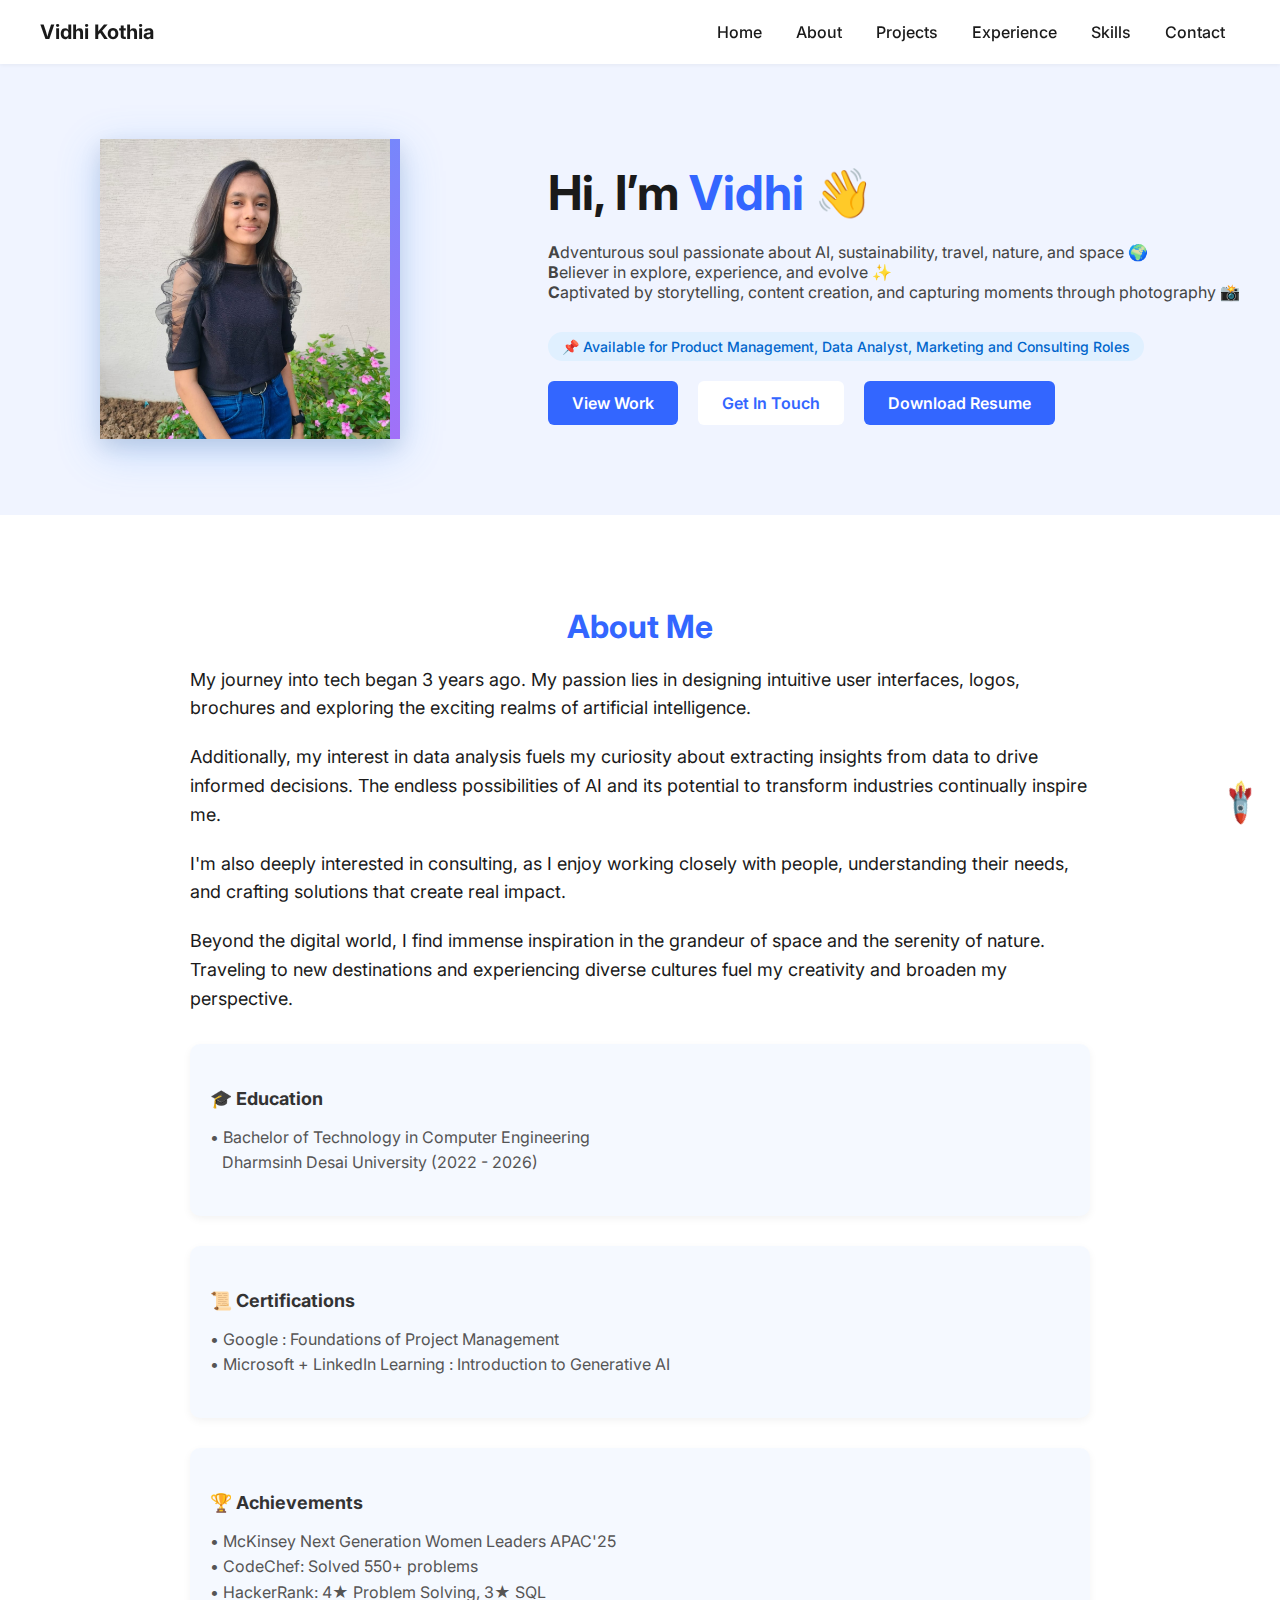
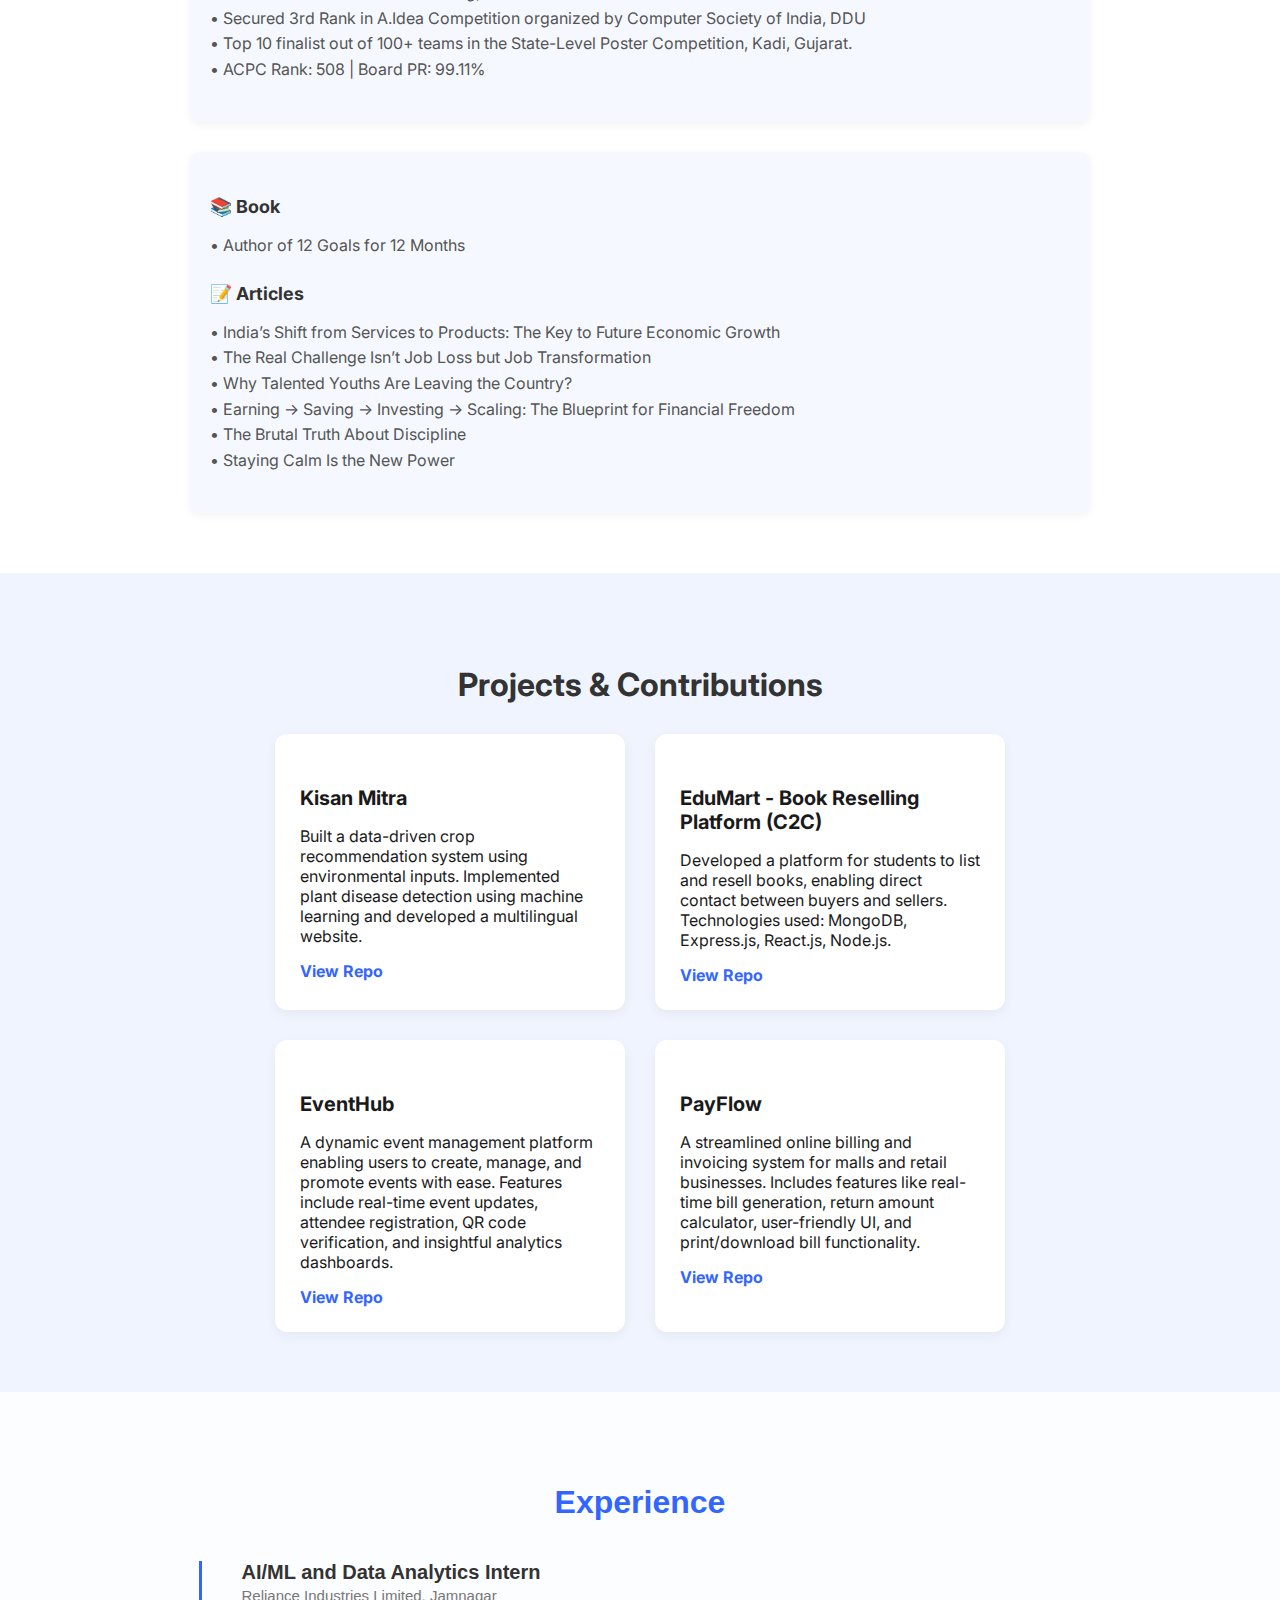
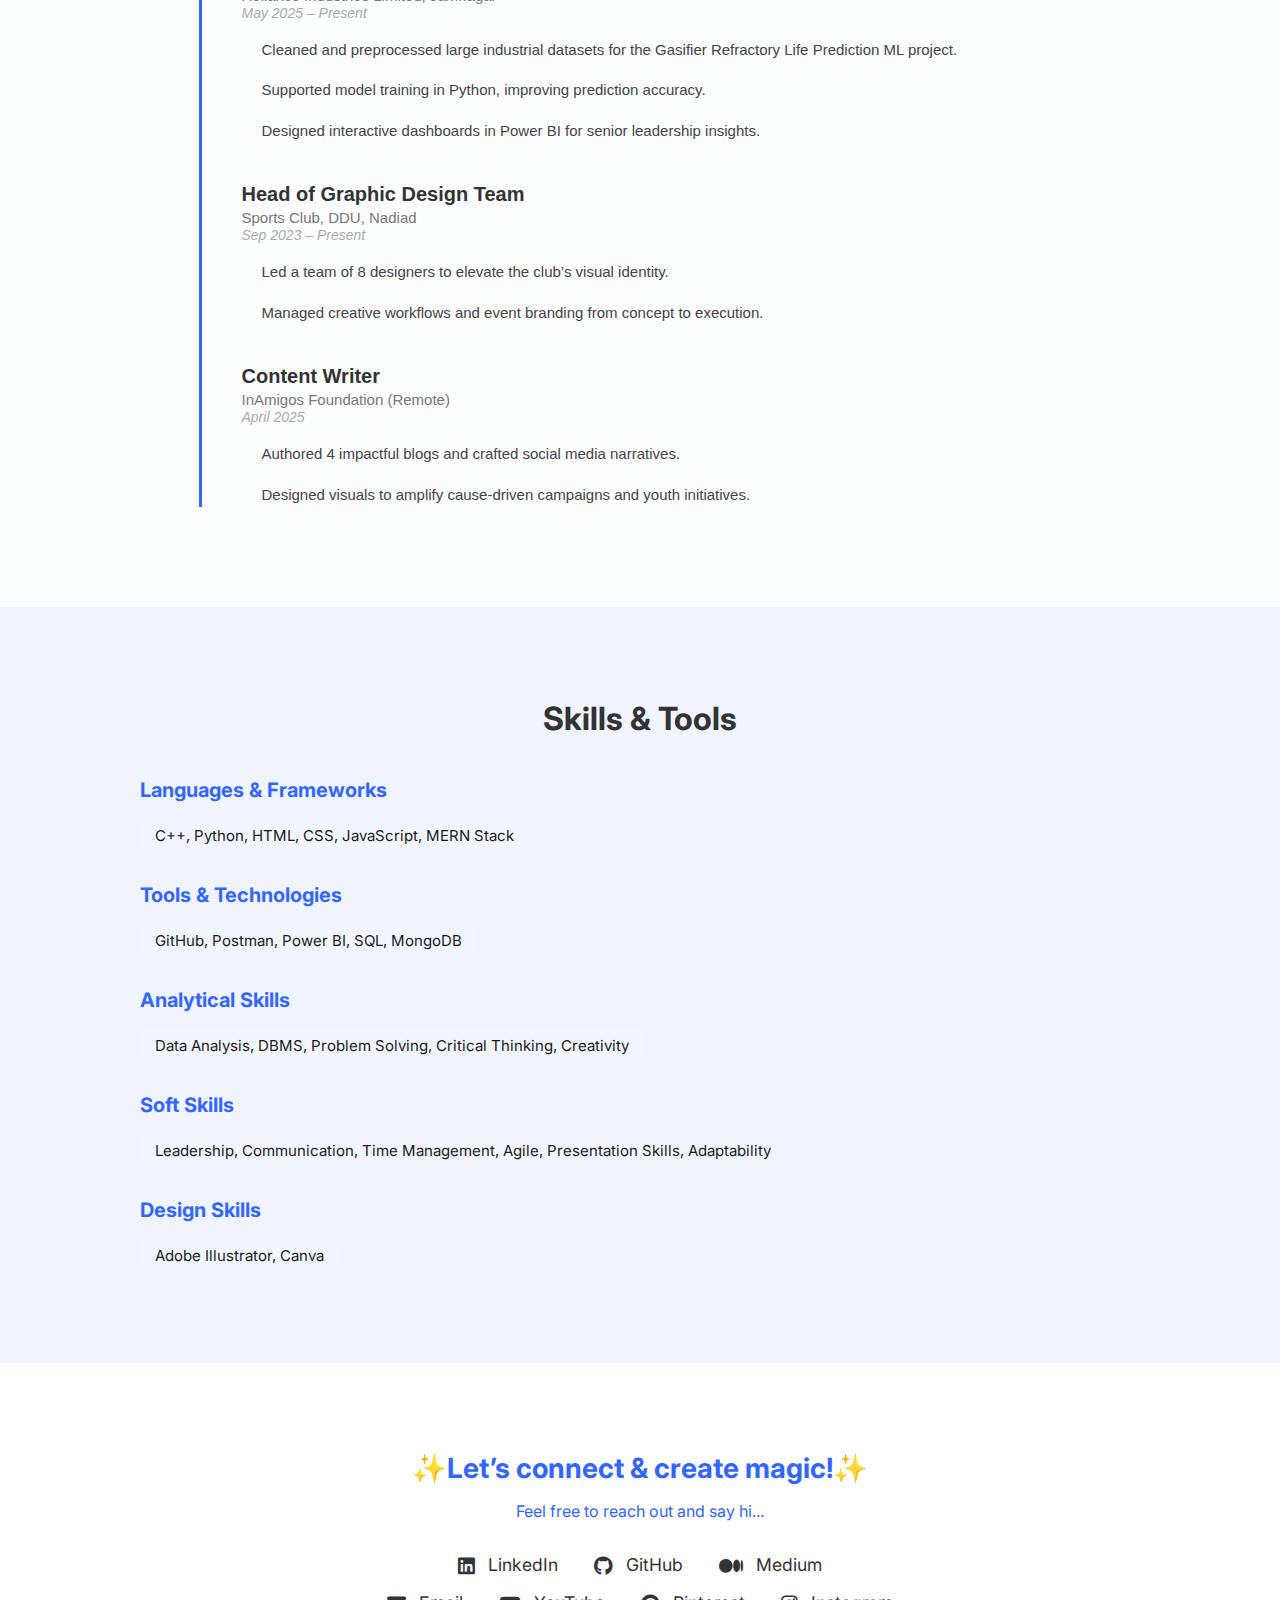
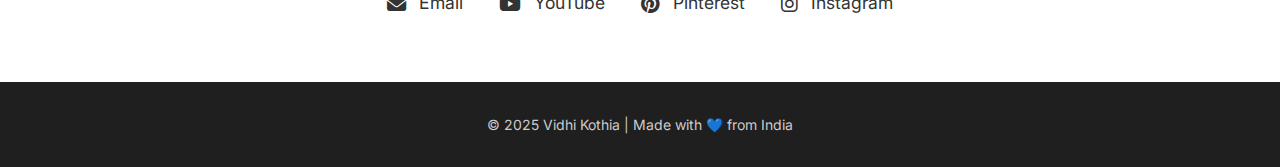
<file: index.html>
<!DOCTYPE html>
<html lang="en">
<head>
  <link rel="icon" href="logo.png" type="image/png">
  <link rel="shortcut icon" href="logo.png" type="image/png">

  <meta charset="UTF-8" />
  <meta name="description"
    content="Portfolio of Vidhi Kothia - Data Analyst & Marketing enthusiast passionate about AI, sustainability, and creativity." />
    <meta name="keywords" content="Vidhi Kothia, Data Analyst, Portfolio, Marketing, AI, Projects, Internships">
    <meta name="author" content="Vidhi Kothia">
  <meta name="viewport" content="width=device-width, initial-scale=1.0" />
  <title>Portfolio</title>
  <link href="https://fonts.googleapis.com/css2?family=Inter:wght@400;600;700&display=swap" rel="stylesheet">
  <link rel="stylesheet" href="https://cdnjs.cloudflare.com/ajax/libs/font-awesome/6.5.0/css/all.min.css">
  <link rel="stylesheet" href="style.css">
</head>
<body>
  <header>
    <h1>Vidhi Kothia</h1>
    <nav>
      <a href="#hero">Home</a>
      <a href="#about">About</a>
      <a href="#projects">Projects</a>
      <a href="#experience">Experience</a>
      <a href="#skills">Skills</a>
      <a href="#contact">Contact</a>
    </nav>
    <button id="hamburger" aria-label="Toggle menu">
      <i class="fas fa-bars"></i>
    </button>
  </header>

  <section id="hero" class="hero">
    <div class="hero-image">
      <img src="Vidhi_Kothia.jpg" alt="Vidhi Kothia" loading="lazy" />
    </div>
    <div class="hero-text">
      <br><br>
      <h2>Hi, I’m <span>Vidhi 👋</span></h2>
      <p>
        <b>A</b>dventurous soul passionate about AI, sustainability, travel, nature, and space 🌍<br>
        <b>B</b>eliever in explore, experience, and evolve ✨<br>
        <b>C</b>aptivated by storytelling, content creation, and capturing moments through photography 📸
      </p>
      <div class="badge">📌 Available for Product Management, Data Analyst, Marketing and Consulting Roles</div>
      <div class="buttons">
        <a href="#projects" class="view-work">View Work</a>
        <a href="#contact" class="contact">Get In Touch</a>
        <a href="https://drive.google.com/uc?export=download&id=1uHLl-1jUL8fzj7IbuwekLjWgwVF5kCOR" class="download-resume" download>Download Resume</a>
      </div>
    </div>
  <span id="scrollRocket" class="scroll-rocket">🚀</span>
  </section>
  <section id="about" class="about">
    <div class="about-container">
      <h3>About Me</h3>
      <p>
        My journey into tech began 3 years ago.
        My passion lies in designing intuitive user interfaces, logos, brochures and exploring the exciting realms of
        artificial intelligence.
      </p>
      <p>
        Additionally, my interest in data analysis fuels my curiosity about extracting insights from data to drive
        informed decisions.
        The endless possibilities of AI and its potential to transform industries continually inspire me.
      </p>
      <p>
        I'm also deeply interested in consulting, as I enjoy working closely with people, understanding their needs, and
        crafting solutions that create real impact.
      </p>
      <p>
        Beyond the digital world, I find immense inspiration in the grandeur of space and the serenity of nature.
        Traveling to new destinations and experiencing diverse cultures fuel my creativity and broaden my perspective.
      </p>
      <div class="about-details">
        <div>
          <h4>🎓 Education</h4>
          <p>• Bachelor of Technology in Computer Engineering<br />
            &nbsp;&nbsp;&nbsp;Dharmsinh Desai University (2022 - 2026)</p>
        </div>
        <div>
          <h4>📜 Certifications</h4>
          <p>• Google : Foundations of Project Management<br>
            • Microsoft + LinkedIn Learning : Introduction to Generative AI
          </p>
        </div>
        <div>
          <h4>🏆 Achievements</h4>
          <p>• McKinsey Next Generation Women Leaders APAC'25<br />
            • CodeChef: Solved 550+ problems<br />
            • HackerRank: 4★ Problem Solving, 3★ SQL<br />
            • Secured 3rd Rank in A.Idea Competition organized by Computer Society of India, DDU <br>
            • Top 10 finalist out of 100+ teams in the State-Level Poster Competition, Kadi, Gujarat.</br>
            • ACPC Rank: 508 | Board PR: 99.11%</p>
        </div>
        <div>
          <h4>📚 Book </h4>
          <p>• Author of 12 Goals for 12 Months
          </p>
          <h4>📝 Articles</h4>
          <p>
            • India’s Shift from Services to Products: The Key to Future Economic Growth<br>
            • The Real Challenge Isn’t Job Loss but Job Transformation<br>
            • Why Talented Youths Are Leaving the Country?<br>
            • Earning -> Saving -> Investing -> Scaling: The Blueprint for Financial Freedom<br>
            • The Brutal Truth About Discipline<br>
            • Staying Calm Is the New Power
          </p>
        </div>
      </div>
    </div>
  </section>

  <section id="projects" class="projects">
    <div class="projects-container">
      <h3>Projects & Contributions</h3>
      <div class="project-cards">
        <div class="project-card">
          <h4>Kisan Mitra</h4>
          <p>
            Built a data-driven crop recommendation system using environmental inputs.
            Implemented plant disease detection using machine learning and developed a multilingual website.
          </p>
          <a href="https://github.com/Vidhikothia/KisanMitra" target="_blank">View Repo</a>
        </div>
        <div class="project-card">
          <h4>EduMart - Book Reselling Platform (C2C)</h4>
          <p>
            Developed a platform for students to list and resell books, enabling direct contact between buyers and
            sellers.
            Technologies used: MongoDB, Express.js, React.js, Node.js.
          </p>
          <a href="https://github.com/Vidhikothia/EduMart/tree/master" target="_blank">View Repo</a>
        </div>
        <div class="project-card">
          <h4>EventHub</h4>
          <p>
            A dynamic event management platform enabling users to create, manage, and promote events with ease.
            Features include real-time event updates, attendee registration, QR code verification, and insightful
            analytics dashboards.
          </p>
          <a href="https://github.com/Vidhikothia/EventHub" target="_blank">View Repo</a>
        </div>
        <div class="project-card">
          <h4>PayFlow</h4>
          <p>
            A streamlined online billing and invoicing system for malls and retail businesses.
            Includes features like real-time bill generation, return amount calculator, user-friendly UI, and
            print/download bill functionality.
          </p>
          <a href="https://github.com/Vidhikothia/PayFlow" target="_blank">View Repo</a>
        </div>
      </div>
    </div>
  </section>

  <section id="experience" class="timeline-section">
    <h3>Experience</h3>
    <div class="timeline">
      <div class="timeline-item">
        <div class="timeline-header">
          <h4>AI/ML and Data Analytics Intern</h4>
          <span class="org">Reliance Industries Limited, Jamnagar</span>
          <span class="date">May 2025 – Present</span>
        </div>
        <ul>
          <p>Cleaned and preprocessed large industrial datasets for the Gasifier Refractory Life Prediction ML project.
          </p>
          <p>Supported model training in Python, improving prediction accuracy.</p>
          <p>Designed interactive dashboards in Power BI for senior leadership insights.</p>
        </ul>
      </div>
      <div class="timeline-item">
        <div class="timeline-header">
          <h4>Head of Graphic Design Team</h4>
          <span class="org">Sports Club, DDU, Nadiad</span>
          <span class="date">Sep 2023 – Present</span>
        </div>
        <ul>
          <p>Led a team of 8 designers to elevate the club’s visual identity.</p>
          <p>Managed creative workflows and event branding from concept to execution.</p>
        </ul>
      </div>
      <div class="timeline-item">
        <div class="timeline-header">
          <h4>Content Writer</h4>
          <span class="org">InAmigos Foundation (Remote)</span>
          <span class="date">April 2025</span>
        </div>
        <ul>
          <p>Authored 4 impactful blogs and crafted social media narratives.</p>
          <p>Designed visuals to amplify cause-driven campaigns and youth initiatives.</p>
        </ul>
      </div>
    </div>
  </section>

  <section id="skills" class="skills">
    <div class="skills-container">
      <h3>Skills & Tools</h3>
      <div class="skill-category">
        <h4>Languages & Frameworks</h4>
        <ul>
          <li>C++, Python, HTML, CSS, JavaScript, MERN Stack</li>
        </ul>
      </div>
      <div class="skill-category">
        <h4>Tools & Technologies</h4>
        <ul>
          <li>GitHub, Postman, Power BI, SQL, MongoDB</li>
        </ul>
      </div>
      <div class="skill-category">
        <h4>Analytical Skills</h4>
        <ul>
          <li>Data Analysis, DBMS, Problem Solving, Critical Thinking, Creativity</li>
        </ul>
      </div>
      <div class="skill-category">
        <h4>Soft Skills</h4>
        <ul>
          <li>Leadership, Communication, Time Management, Agile, Presentation Skills, Adaptability</li>
        </ul>
      </div>
      <div class="skill-category">
        <h4>Design Skills</h4>
        <ul>
          <li>Adobe Illustrator, Canva</li>
        </ul>
      </div>
    </div>
  </section>

  <section id="contact" class="contact">
    <div class="contact-container">
      <h3>✨Let’s connect & create magic!✨</h3>
      <p>Feel free to reach out and say hi...</p>
      <div class="contact-links">
        <a href="https://www.linkedin.com/in/vidhi-kothia-526901259/" target="_blank">
          <i class="fab fa-linkedin"></i> LinkedIn
        </a>
        <a href="https://github.com/vidhikothia" target="_blank">
          <i class="fab fa-github"></i> GitHub
        </a>
        <a href="https://medium.com/@vidhi.kothia.vk" target="_blank">
          <i class="fab fa-medium"></i> Medium
        </a><br>
        <a href="mailto:vidhi.kothia.vk@gmail.com">
          <i class="fas fa-envelope"></i> Email
        </a>
        <a href="https://www.youtube.com/@MindfulEscape-vk" target="_blank">
          <i class="fab fa-youtube"></i> YouTube
        </a>
        <a href="https://in.pinterest.com/vidhikothia/" target="_blank">
          <i class="fab fa-pinterest"></i> Pinterest
        </a>
        <a href="https://www.instagram.com/soilandsoul.life/" target="_blank">
          <i class="fab fa-instagram"></i> Instagram
        </a>
      </div>
    </div>
  </section>

  <footer class="footer">
    <div class="footer-container">
      <p>© 2025 Vidhi Kothia | Made with 💙 from India</p>
    </div>
  </footer>

  <script>
    const hamburger = document.getElementById('hamburger');
    const nav = document.querySelector('header nav');
    hamburger.addEventListener('click', () => {
      nav.classList.toggle('show');
    });
    nav.querySelectorAll('a').forEach(link => {
      link.addEventListener('click', () => {
        nav.classList.remove('show');
      });
    });
    const scrollBtn = document.getElementById('scrollToBottom');
    scrollBtn.addEventListener('click', () => {
      window.scrollTo({
        top: document.body.scrollHeight,
        behavior: 'smooth'  
      });
    });
    </script>
    <script>
    const rocket = document.getElementById('scrollRocket');

    rocket.addEventListener('click', () => {
      const atBottom = window.innerHeight + window.scrollY >= document.body.scrollHeight - 2;
      if (atBottom) {
        window.scrollTo({ top: 0, behavior: 'smooth' }); // Scroll to top
      } else {
        window.scrollTo({ top: document.body.scrollHeight, behavior: 'smooth' }); // Scroll to bottom
      }
    });

    window.addEventListener('scroll', () => {
      const atBottom = window.innerHeight + window.scrollY >= document.body.scrollHeight - 2;
      const atTop = window.scrollY === 0;

      if (atBottom) {
        rocket.classList.add('up');
      } else if (atTop) {
        rocket.classList.remove('up');
      }
    });
  </script>

</body>
</html>
</file>
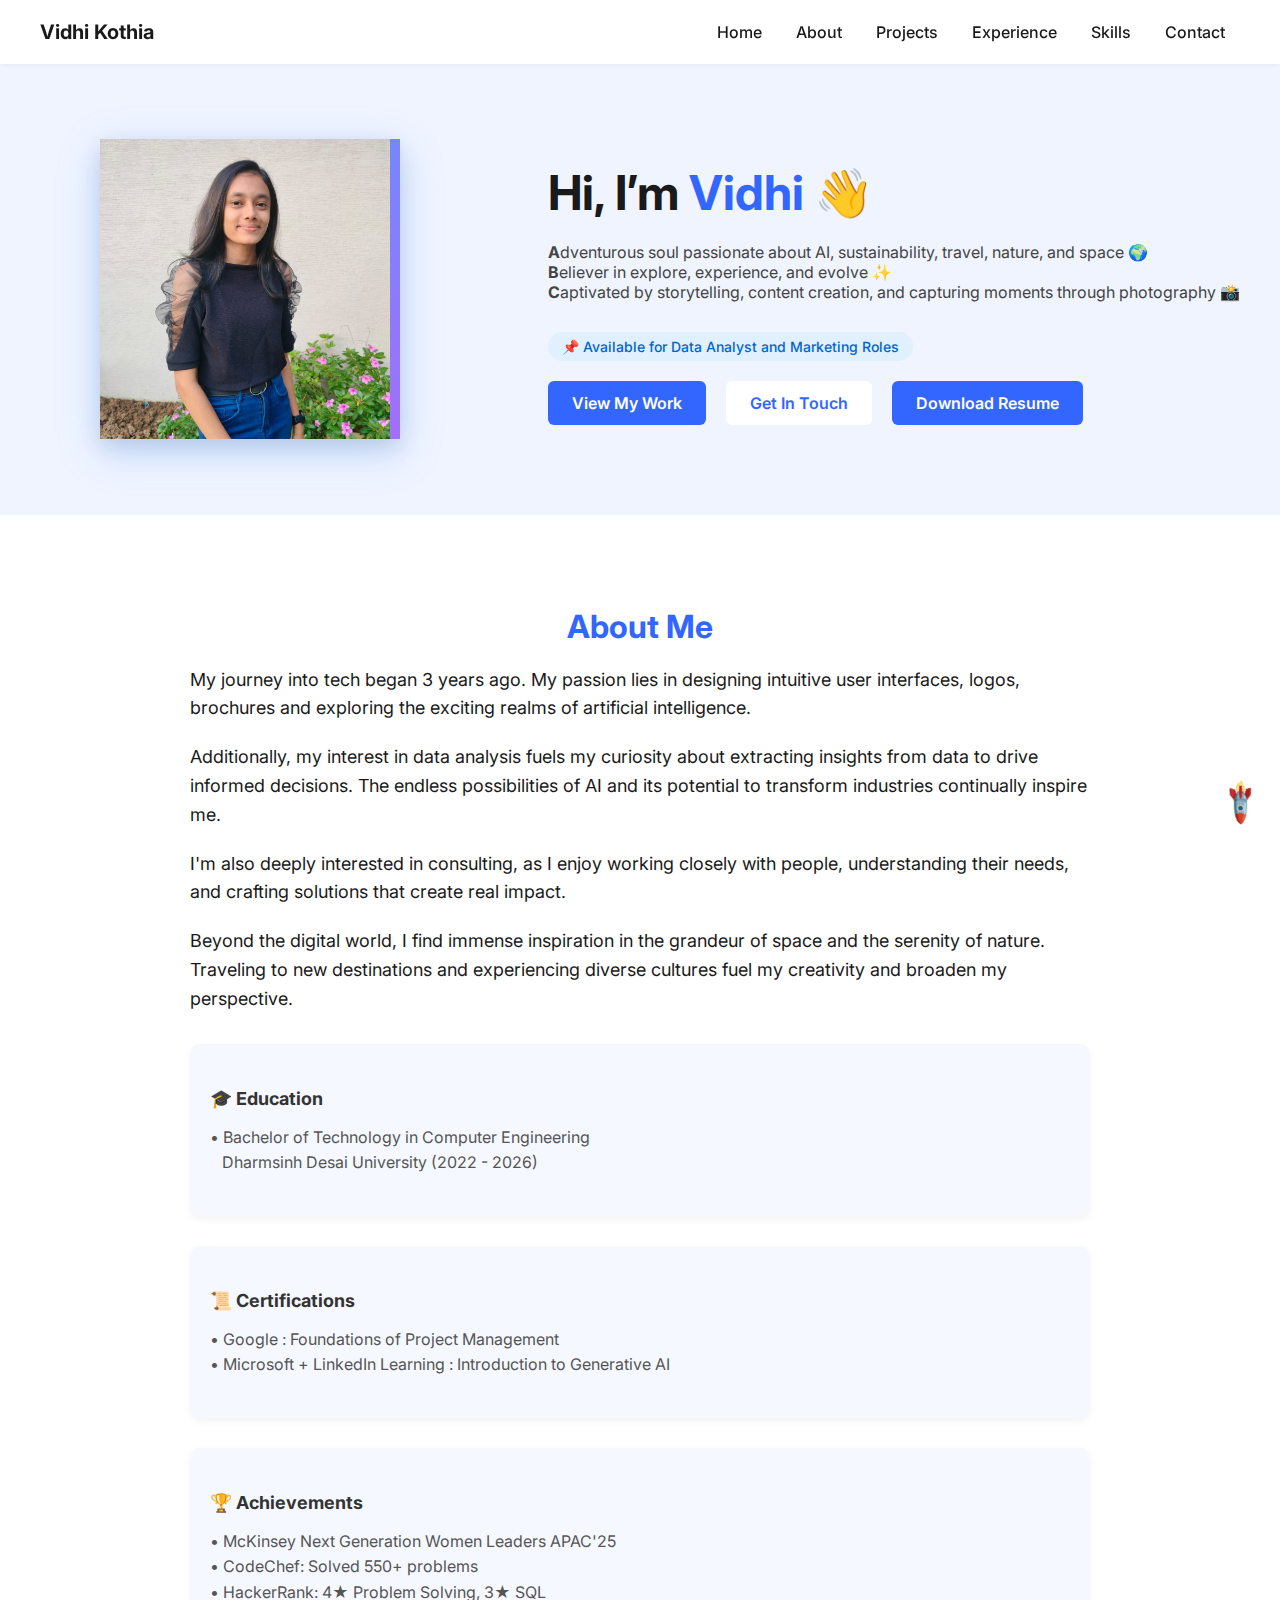
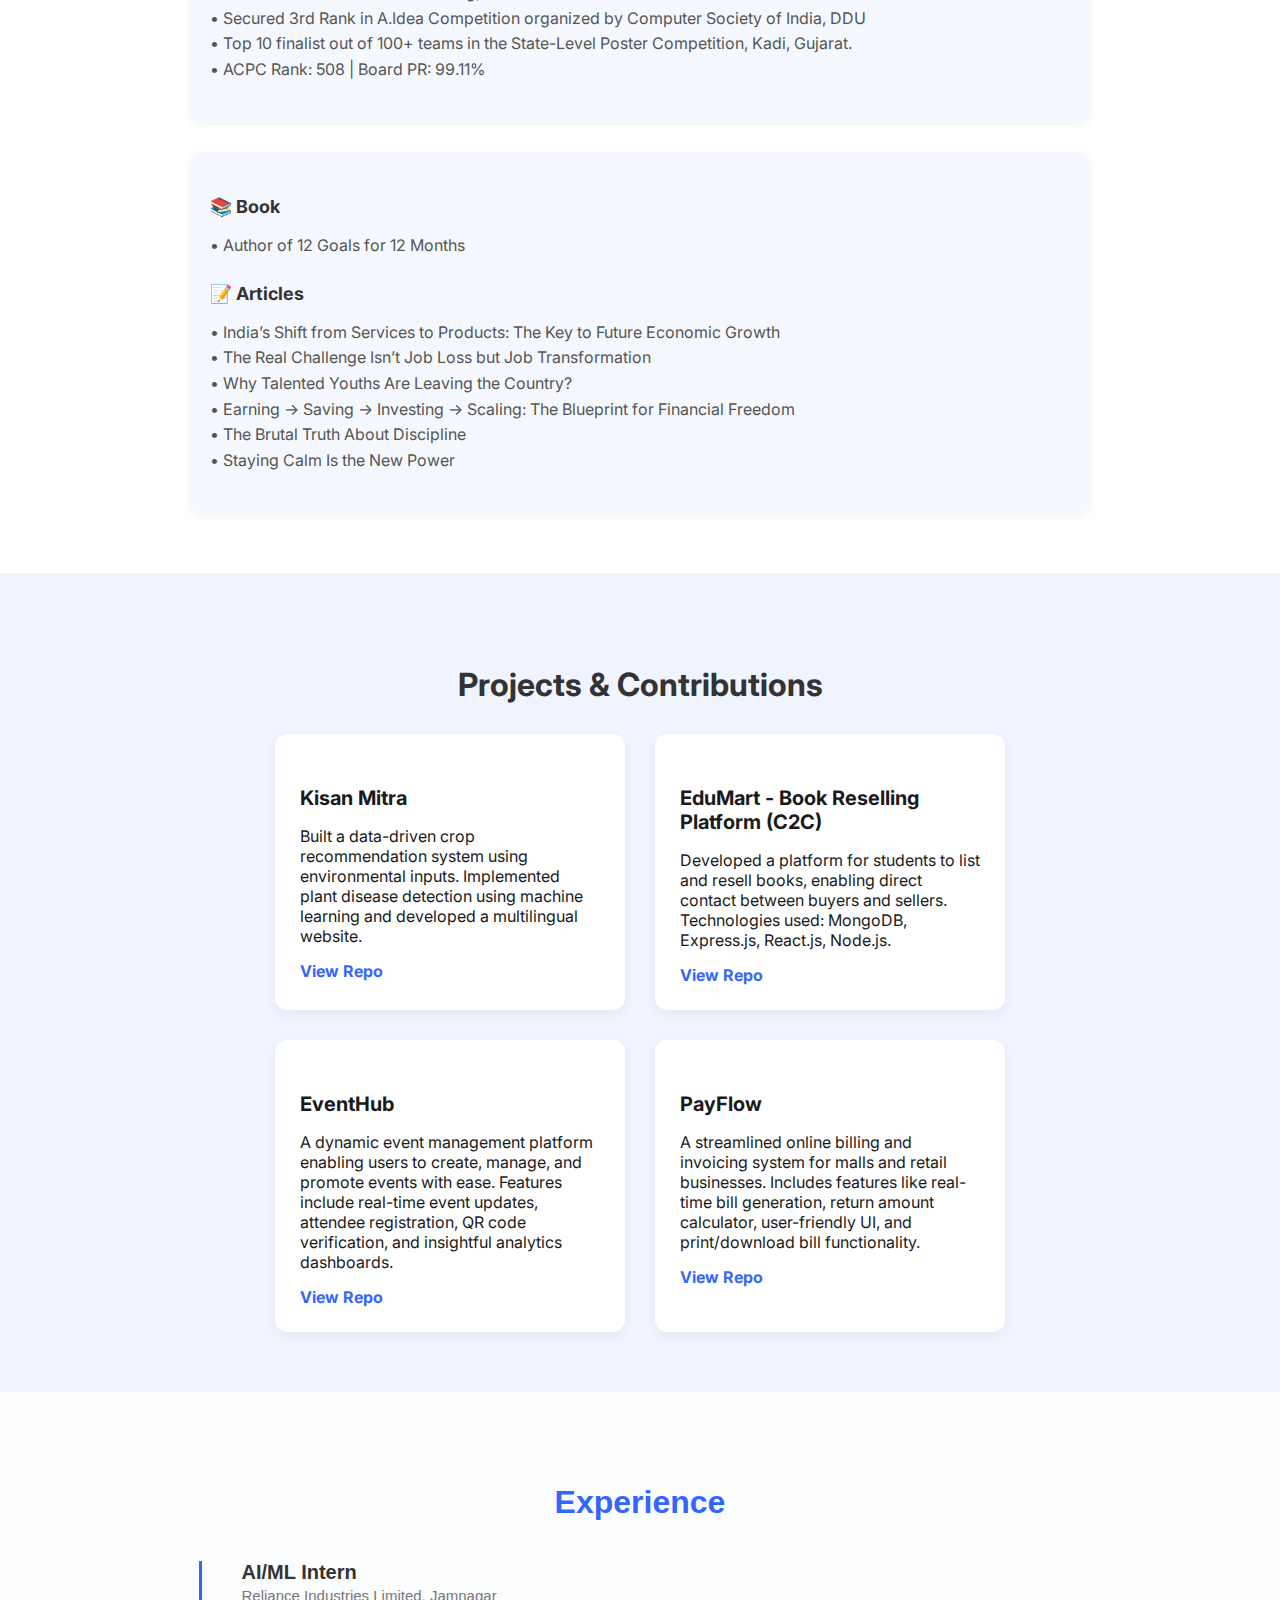
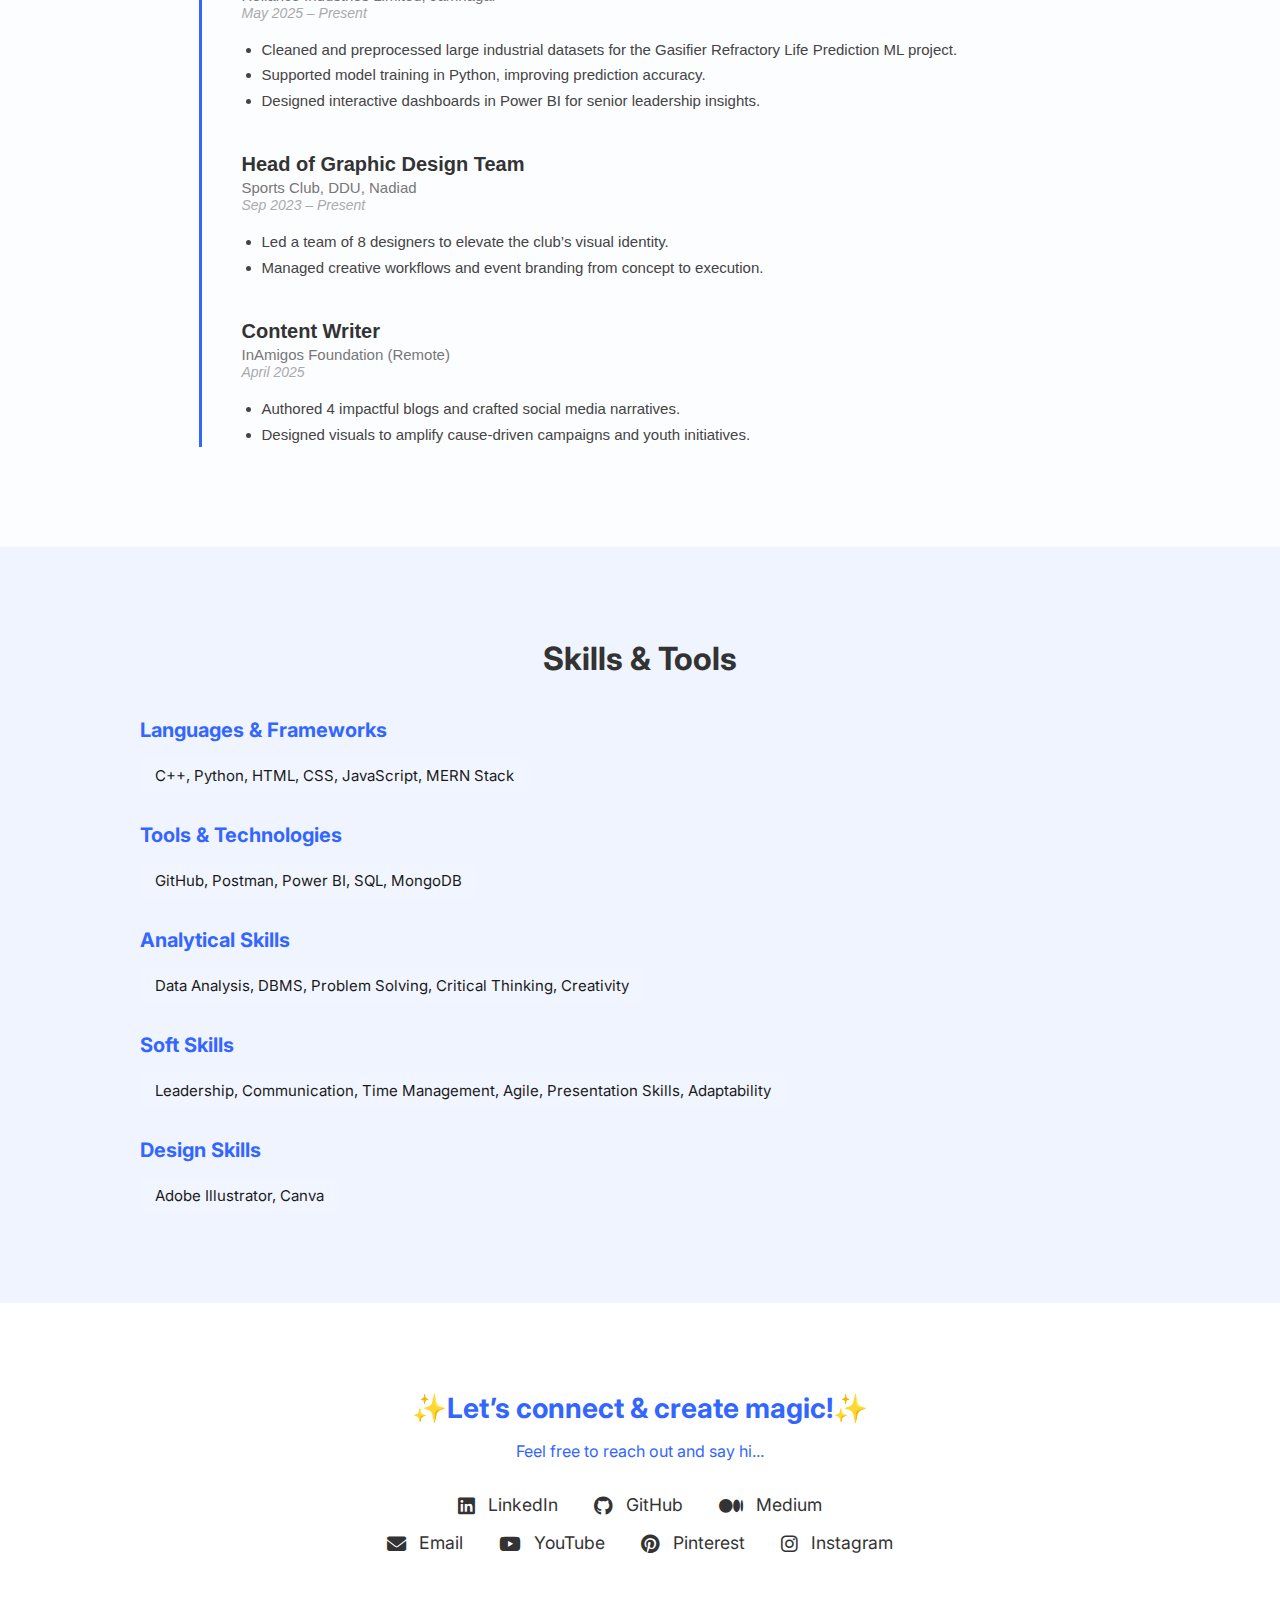
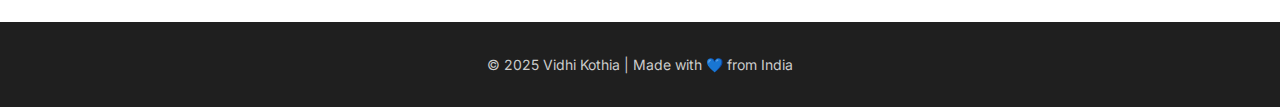
<file: index1.html>
<!DOCTYPE html>
<html lang="en">

<head>
  <meta charset="UTF-8" />
  <meta name="description"
    content="Portfolio of Vidhi Kothia - Data Analyst & Marketing enthusiast passionate about AI, sustainability, and creativity." />
    <meta name="keywords" content="Vidhi Kothia, Data Analyst, Portfolio, Marketing, AI, Projects, Internships">
<meta name="author" content="Vidhi Kothia">

  <meta name="viewport" content="width=device-width, initial-scale=1.0" />
  <title>Portfolio</title>
  <link href="https://fonts.googleapis.com/css2?family=Inter:wght@400;600;700&display=swap" rel="stylesheet">
  <link rel="stylesheet" href="https://cdnjs.cloudflare.com/ajax/libs/font-awesome/6.5.0/css/all.min.css">
  <link rel="stylesheet" href="style.css">

</head>

<body>


  <header>
    <h1>Vidhi Kothia</h1>
    <nav>
      <a href="#hero">Home</a>
      <a href="#about">About</a>
      <a href="#projects">Projects</a>
      <a href="#experience">Experience</a>
      <a href="#skills">Skills</a>
      <a href="#contact">Contact</a>
    </nav>
    <button id="hamburger" aria-label="Toggle menu">
      <i class="fas fa-bars"></i>
    </button>
  </header>



  <section id="hero" class="hero">
    <div class="hero-image">
      <img src="Vidhi_Kothia.jpg" alt="Vidhi Kothia" loading="lazy" />
    </div>
    <div class="hero-text">
      <br><br>
      <h2>Hi, I’m <span>Vidhi 👋</span></h2>
      <p>
        <b>A</b>dventurous soul passionate about AI, sustainability, travel, nature, and space 🌍<br>
        <b>B</b>eliever in explore, experience, and evolve ✨<br>
        <b>C</b>aptivated by storytelling, content creation, and capturing moments through photography 📸
      </p>
      <div class="badge">📌 Available for Data Analyst and Marketing Roles</div>
      <div class="buttons">
        <a href="#projects" class="view-work">View My Work</a>
        <a href="#contact" class="contact">Get In Touch</a>
        <a href="https://drive.google.com/uc?export=download&id=1TSYqauLRddNjStXJLbSbsGf5cTOVzCmO" class="download-resume" download>Download Resume</a>

      </div>

      <!-- <div class="stats">
      <div><span>8+</span> Projects & Internships</div>
      <div><span>550+</span> CodeChef Problems Solved</div>
      <div><span>3</span> Certifications</div>
    </div> -->
    </div>
<span id="scrollRocket" class="scroll-rocket">🚀</span>

  </section>


  <section id="about" class="about">
    <div class="about-container">
      <h3>About Me</h3>
      <p>
        My journey into tech began 3 years ago.
        My passion lies in designing intuitive user interfaces, logos, brochures and exploring the exciting realms of
        artificial intelligence.
      </p>
      <p>
        Additionally, my interest in data analysis fuels my curiosity about extracting insights from data to drive
        informed decisions.
        The endless possibilities of AI and its potential to transform industries continually inspire me.
      </p>
      <p>
        I'm also deeply interested in consulting, as I enjoy working closely with people, understanding their needs, and
        crafting solutions that create real impact.
      </p>
      <p>
        Beyond the digital world, I find immense inspiration in the grandeur of space and the serenity of nature.
        Traveling to new destinations and experiencing diverse cultures fuel my creativity and broaden my perspective.
      </p>
      <div class="about-details">
        <div>
          <h4>🎓 Education</h4>
          <p>• Bachelor of Technology in Computer Engineering<br />
            &nbsp;&nbsp;&nbsp;Dharmsinh Desai University (2022 - 2026)</p>
        </div>
        <div>
          <h4>📜 Certifications</h4>
          <p>• Google : Foundations of Project Management<br>
            • Microsoft + LinkedIn Learning : Introduction to Generative AI
          </p>
        </div>
        <div>
          <h4>🏆 Achievements</h4>
          <p>• McKinsey Next Generation Women Leaders APAC'25<br />
            • CodeChef: Solved 550+ problems<br />
            • HackerRank: 4★ Problem Solving, 3★ SQL<br />
            • Secured 3rd Rank in A.Idea Competition organized by Computer Society of India, DDU <br>
            • Top 10 finalist out of 100+ teams in the State-Level Poster Competition, Kadi, Gujarat.</br>
            • ACPC Rank: 508 | Board PR: 99.11%</p>
        </div>
        <div>
          <h4>📚 Book </h4>
          <p>• Author of 12 Goals for 12 Months
          </p>
          <h4>📝 Articles</h4>
          <p>
            • India’s Shift from Services to Products: The Key to Future Economic Growth<br>
            • The Real Challenge Isn’t Job Loss but Job Transformation<br>
            • Why Talented Youths Are Leaving the Country?<br>
            • Earning -> Saving -> Investing -> Scaling: The Blueprint for Financial Freedom<br>
            • The Brutal Truth About Discipline<br>
            • Staying Calm Is the New Power
          </p>
        </div>


      </div>
    </div>
  </section>

  <section id="projects" class="projects">
    <div class="projects-container">
      <h3>Projects & Contributions</h3>
      <div class="project-cards">
        <div class="project-card">
          <h4>Kisan Mitra</h4>
          <p>
            Built a data-driven crop recommendation system using environmental inputs.
            Implemented plant disease detection using machine learning and developed a multilingual website.
          </p>
          <a href="https://github.com/Vidhikothia/KisanMitra" target="_blank">View Repo</a>
        </div>
        <div class="project-card">
          <h4>EduMart - Book Reselling Platform (C2C)</h4>
          <p>
            Developed a platform for students to list and resell books, enabling direct contact between buyers and
            sellers.
            Technologies used: MongoDB, Express.js, React.js, Node.js.
          </p>
          <a href="https://github.com/Vidhikothia/EduMart/tree/master" target="_blank">View Repo</a>
        </div>
        <div class="project-card">
          <h4>EventHub</h4>
          <p>
            A dynamic event management platform enabling users to create, manage, and promote events with ease.
            Features include real-time event updates, attendee registration, QR code verification, and insightful
            analytics dashboards.
          </p>
          <a href="https://github.com/Vidhikothia/EventHub" target="_blank">View Repo</a>
        </div>
        <div class="project-card">
          <h4>PayFlow</h4>
          <p>
            A streamlined online billing and invoicing system for malls and retail businesses.
            Includes features like real-time bill generation, return amount calculator, user-friendly UI, and
            print/download bill functionality.
          </p>
          <a href="https://github.com/Vidhikothia/PayFlow" target="_blank">View Repo</a>
        </div>
      </div>
    </div>
  </section>

  <section id="experience" class="timeline-section">
    <h3>Experience</h3>
    <div class="timeline">

      <div class="timeline-item">
        <div class="timeline-header">
          <h4>AI/ML Intern</h4>
          <span class="org">Reliance Industries Limited, Jamnagar</span>
          <span class="date">May 2025 – Present</span>
        </div>
        <ul>
          <li>Cleaned and preprocessed large industrial datasets for the Gasifier Refractory Life Prediction ML project.
          </li>
          <li>Supported model training in Python, improving prediction accuracy.</li>
          <li>Designed interactive dashboards in Power BI for senior leadership insights.</li>
        </ul>
      </div>

      <div class="timeline-item">
        <div class="timeline-header">
          <h4>Head of Graphic Design Team</h4>
          <span class="org">Sports Club, DDU, Nadiad</span>
          <span class="date">Sep 2023 – Present</span>
        </div>
        <ul>
          <li>Led a team of 8 designers to elevate the club’s visual identity.</li>
          <li>Managed creative workflows and event branding from concept to execution.</li>
        </ul>
      </div>

      <div class="timeline-item">
        <div class="timeline-header">
          <h4>Content Writer</h4>
          <span class="org">InAmigos Foundation (Remote)</span>
          <span class="date">April 2025</span>
        </div>
        <ul>
          <li>Authored 4 impactful blogs and crafted social media narratives.</li>
          <li>Designed visuals to amplify cause-driven campaigns and youth initiatives.</li>
        </ul>
      </div>

    </div>
  </section>


  <section id="skills" class="skills">
    <div class="skills-container">
      <h3>Skills & Tools</h3>
      <div class="skill-category">
        <h4>Languages & Frameworks</h4>
        <ul>
          <li>C++, Python, HTML, CSS, JavaScript, MERN Stack</li>
        </ul>
      </div>
      <div class="skill-category">
        <h4>Tools & Technologies</h4>
        <ul>
          <li>GitHub, Postman, Power BI, SQL, MongoDB</li>
        </ul>
      </div>
      <div class="skill-category">
        <h4>Analytical Skills</h4>
        <ul>
          <li>Data Analysis, DBMS, Problem Solving, Critical Thinking, Creativity</li>
        </ul>
      </div>
      <div class="skill-category">
        <h4>Soft Skills</h4>
        <ul>
          <li>Leadership, Communication, Time Management, Agile, Presentation Skills, Adaptability</li>
        </ul>
      </div>
      <div class="skill-category">
        <h4>Design Skills</h4>
        <ul>
          <li>Adobe Illustrator, Canva</li>
        </ul>
      </div>
    </div>
  </section>


  <section id="contact" class="contact">
    <div class="contact-container">
      <h3>✨Let’s connect & create magic!✨</h3>
      <p>Feel free to reach out and say hi...</p>
      <div class="contact-links">
        <a href="https://www.linkedin.com/in/vidhi-kothia-526901259/" target="_blank">
          <i class="fab fa-linkedin"></i> LinkedIn
        </a>
        <a href="https://github.com/vidhikothia" target="_blank">
          <i class="fab fa-github"></i> GitHub
        </a>
        <a href="https://medium.com/@vidhi.kothia.vk" target="_blank">
          <i class="fab fa-medium"></i> Medium
        </a><br>
        <a href="mailto:vidhi.kothia.vk@gmail.com">
          <i class="fas fa-envelope"></i> Email
        </a>
        <a href="https://www.youtube.com/@MindfulEscape-vk" target="_blank">
          <i class="fab fa-youtube"></i> YouTube
        </a>
        <a href="https://in.pinterest.com/vidhikothia/" target="_blank">
          <i class="fab fa-pinterest"></i> Pinterest
        </a>
        <a href="https://www.instagram.com/thoughtfuelmindsdaily/" target="_blank">
          <i class="fab fa-instagram"></i> Instagram
        </a>
      </div>
    </div>
  </section>


  <footer class="footer">
    <div class="footer-container">
      <p>© 2025 Vidhi Kothia | Made with 💙 from India</p>
    </div>
  </footer>
  <script>
    const hamburger = document.getElementById('hamburger');
    const nav = document.querySelector('header nav');
    
    hamburger.addEventListener('click', () => {
      nav.classList.toggle('show');
    });

    // Optional: close menu when clicking outside or on a link
    nav.querySelectorAll('a').forEach(link => {
      link.addEventListener('click', () => {
        nav.classList.remove('show');
      });
    });

    const scrollBtn = document.getElementById('scrollToBottom');

scrollBtn.addEventListener('click', () => {
  window.scrollTo({
    top: document.body.scrollHeight,
    behavior: 'smooth'  // smooth scrolling
  });
});

</script>
<script>
  const rocket = document.getElementById('scrollRocket');
  let isScrolling = false;

  rocket.addEventListener('click', () => {
    isScrolling = true;

    if (window.innerHeight + window.scrollY >= document.body.scrollHeight - 2) {
      window.scrollTo({ top: 0, behavior: 'smooth' });
    } else {
      window.scrollTo({ top: document.body.scrollHeight, behavior: 'smooth' });
    }
  });

  // Detect scroll end (debounced)
  let scrollTimeout;
  window.addEventListener('scroll', () => {
    if (isScrolling) {
      clearTimeout(scrollTimeout);

      scrollTimeout = setTimeout(() => {
        const atBottom = window.innerHeight + window.scrollY >= document.body.scrollHeight - 2;
        const atTop = window.scrollY === 0;

        if (atBottom) {
          rocket.classList.add('up'); // face up at bottom
        } else if (atTop) {
          rocket.classList.remove('up'); // face down at top
        }

        isScrolling = false;
      }, 200); // wait for scroll to finish
    }
  });
</script>



</body>

</html>
</file>
<file: style.css>
body {
  margin: 0;
  font-family: 'Inter', sans-serif;
  background-color: #f0f4ff;
  color: #1a1a1a;
}

html {
  font-size: 16px;
  /* default */
}

@media (max-width: 768px) {
  html {
    font-size: 14px;
  }
}

@media (max-width: 480px) {
  html {
    font-size: 12px;
  }
}

header {
  position: sticky;
  top: 0;
  z-index: 1000;
  display: flex;
  justify-content: space-between;
  align-items: center;
  padding: 20px 40px;
  background-color: white;
  box-shadow: 0 1px 4px rgba(0, 0, 0, 0.05);
}

.scroll-rocket {
  position: fixed;
  right: 20px;
  bottom: 80px;
  font-size: 30px;
  cursor: pointer;
  transform: rotate(135deg); /* Face down by default */
  z-index: 1000;
  transition: transform 0.3s ease;
}

.scroll-rocket.up {
  transform: rotate(-45deg); /* Face up when at bottom */
}


header h1 {
  margin: 0;
  font-size: 20px;
}

nav a {
  margin: 0 15px;
  text-decoration: none;
  color: #1a1a1a;
  font-weight: 500;
}

.hero {
  display: flex;
  justify-content: space-between;
  align-items: center;
  padding: 60px 40px;
}

.hero-text {
  max-width: 800px;
  text-align: left;
  font-size: 16px;
}

@media (max-width: 768px) {
  .hero-text {
    font-size: 14px;
  }
}

@media (max-width: 480px) {
  .hero-text {
    font-size: 12px;
  }
}


.badge {
  display: inline-block;
  background-color: #e0f0ff;
  color: #0066cc;
  padding: 6px 14px;
  border-radius: 999px;
  font-size: 14px;
  font-weight: 500;
  margin-bottom: 20px;
}

.hero h2 {
  font-size: 48px;
  line-height: 1.2;
  margin: 0 0 20px;
}

.hero h2 span {
  color: #3366ff;
}

.hero p {
  font-size: 16px;
  color: #444;
  margin-bottom: 30px;
}

.buttons {
  display: flex;
  gap: 20px;
  margin-bottom: 30px;
}

.buttons a {
  text-decoration: none;
  padding: 12px 24px;
  font-weight: 600;
  border-radius: 6px;
}

.view-work {
  background-color: #3366ff;
  color: white;
}

.download-resume {
  background-color: #3366ff;
  color: white;
}

.contact {
  color: #3366ff;
}

.hero-image {
  width: 300px;
  height: 300px;
  background: linear-gradient(135deg, #4d9cff, #a270f8);
  display: flex;
  align-items: center;
  justify-content: center;
  margin-left: 60px;
  animation: float 6s ease-in-out infinite, morph 8s ease-in-out infinite;
  overflow: hidden;
  position: relative;

  /* Enhanced shadow */
  box-shadow: 
    0 8px 20px rgba(0, 0, 0, 0.1),     /* soft base shadow */
    0 12px 40px rgba(77, 156, 255, 0.3); /* accent glow matching the gradient */
}


@keyframes morph {
  0% {
    border-radius: 40% 60% 55% 45% / 60% 45% 55% 40%;
  }
  25% {
    border-radius: 50% 40% 60% 50% / 55% 60% 40% 50%;
  }
  50% {
    border-radius: 60% 50% 45% 55% / 50% 60% 40% 60%;
  }
  75% {
    border-radius: 55% 60% 50% 45% / 60% 55% 50% 40%;
  }
  100% {
    border-radius: 40% 60% 55% 45% / 60% 45% 55% 40%;
  }
}

@keyframes float {
  0% {
    transform: translateY(0px);
  }
  50% {
    transform: translateY(-15px);
  }
  100% {
    transform: translateY(0px);
  }
}

.hero-image img {
  width: 100%;
  height: 100%;
  object-fit: cover;
  animation: morph 8s ease-in-out infinite;
  position: absolute;
  top: 0;
  left: 0;
  transform: translateX(-10px); /* shift 10px to the left */
  z-index: 1;
  pointer-events: none;
}



.about {
  background-color: #ffffff;
  padding: 60px 40px;
  color: #1a1a1a;
}

.about-container {
  max-width: 900px;
  margin: auto;
}

.about h3 {
  text-align: center;
  font-size: 32px;
  margin-bottom: 20px;
  color: #3366ff;
}

.about p {
  font-size: 18px;
  line-height: 1.6;
  margin-bottom: 20px;
}

.about-details {
  display: flex;
  justify-content: space-between;
  flex-wrap: wrap;
  gap: 30px;
  margin-top: 30px;
}

.about-details div {
  flex: 1 1 45%;
  /* Changed from flex: 1 */
  min-width: 300px;
  /* Increased from 250px */
  background-color: #f5f9ff;
  padding: 20px;
  border-radius: 10px;
  box-shadow: 0 3px 8px rgba(0, 0, 0, 0.05);
}


.about-details h4 {
  font-size: 18px;
  margin-bottom: 10px;
  color: #333;
}

.about-details p {
  font-size: 16px;
  color: #555;
}

.projects {
  background-color: #f0f4ff;
  padding: 60px 40px;
  color: #1a1a1a;
}

.projects-container {
  max-width: 1000px;
  margin: auto;
}

.projects h3 {
  font-size: 32px;
  color: #333;
  /* color: #3366ff; */
  margin-bottom: 30px;
  text-align: center;
}

.project-cards {
  display: flex;
  flex-wrap: wrap;
  gap: 30px;
  justify-content: center;
}

.project-card {
  background-color: #ffffff;
  border-radius: 12px;
  padding: 25px;
  box-shadow: 0 4px 12px rgba(0, 0, 0, 0.05);
  width: 300px;
  transition: transform 0.2s ease;
}

.project-card:hover {
  transform: translateY(-5px);
}

.project-card h4 {
  font-size: 20px;
  margin-bottom: 10px;
}

.project-card p {
  font-size: 16px;
  margin-bottom: 15px;
}

.project-card a {
  color: #3366ff;
  text-decoration: none;
  font-weight: bold;
}

.skills {
  background-color: #f0f4ff;
  padding: 60px 40px;
  text-align: center;
}

.skills-container {
  max-width: 1000px;
  margin: auto;
}

.skills h3 {
  font-size: 32px;
  margin-bottom: 40px;
  color: #333;
}

.skill-category {
  margin-bottom: 30px;
}

.skill-category h4 {
  font-size: 20px;
  margin-bottom: 10px;
  color: #3366ff;
  text-align: left;
}

.skill-category ul {
  list-style: none;
  padding: 0;
  display: flex;
  justify-content: left;
  flex-wrap: wrap;
  gap: 15px;
}

.skill-category ul li {
  background-color: #f1f5ff;
  padding: 8px 15px;
  border-radius: 8px;
  font-size: 15px;
  text-align: left;
}

.timeline-section {
  background-color: #fcfdff;
  padding: 60px 40px;
  font-family: 'Segoe UI', sans-serif;
}

.timeline-section h3 {
  text-align: center;
  font-size: 32px;
  margin-bottom: 40px;
  color: #3366ff;
}

.timeline {
  position: relative;
  max-width: 850px;
  margin: auto;
  border-left: 3px solid #3366ff;
  padding-left: 30px;
}

.timeline-item {
  position: relative;
  margin-bottom: 40px;
  padding-left: 10px;
}

.timeline-item::before {
  content: none;
  /* Removes the circular marker */
}

.timeline-header {
  margin-bottom: 10px;
}

.timeline-header h4 {
  margin: 0;
  font-size: 20px;
  color: #333;
  font-weight: 600;
}

.timeline-header .org {
  display: block;
  font-size: 15px;
  color: #777;
  margin-top: 3px;
}

.timeline-header .date {
  font-size: 14px;
  color: #aaa;
  font-style: italic;
  margin-top: 2px;
}

.timeline-item ul {
  list-style-type: disc;
  padding-left: 20px;
  color: #444;
  font-size: 15px;
  line-height: 1.7;
}


.contact {
  background-color: white;
  padding: 60px 40px;
  text-align: center;
}

.contact-container {
  max-width: 800px;
  margin: auto;
}

.contact h3 {
  font-size: 28px;
  margin-bottom: 15px;
}

.contact p {
  font-size: 16px;
  margin-bottom: 25px;
}

.contact-links a {
  display: inline-block;
  margin: 0.5rem 1rem;
  text-decoration: none;
  font-size: 1.1rem;
  color: #333;
  transition: color 0.3s ease;
}

.contact-links a i {
  margin-right: 0.5rem;
  font-size: 1.2rem;
  vertical-align: middle;
}

.contact-links a:hover {
  color: #0073b1;
  /* or any color you prefer */
}

#hamburger {
  display: none;
  background: none;
  border: none;
  font-size: 28px;
  cursor: pointer;
  color: #1a1a1a;
}

@media (max-width: 768px) {
  nav {
    display: none;
    /* Hide nav by default on small screens */
    flex-direction: column;
    background-color: white;
    position: absolute;
    top: 70px;
    /* just below header */
    right: 40px;
    width: 180px;
    box-shadow: 0 4px 10px rgba(0, 0, 0, 0.1);
    border-radius: 8px;
    padding: 10px 0;
    z-index: 1001;
  }

  nav.show {
    display: flex;
    /* Show nav when toggled */
  }

  nav a {
    margin: 12px 20px;
  }

  #hamburger {
    display: block;
    /* Show hamburger on small screens */
  }
}

.footer {
  background-color: #1f1f1f;
  color: #ccc;
  text-align: center;
  padding: 20px 0;
  font-size: 14px;
}

.footer-container {
  max-width: 1000px;
  margin: auto;
}

html {
  scroll-behavior: smooth;
}


@media (max-width: 768px) {
  .hero {
    flex-direction: column;
    text-align: center;
  }

  .hero-image {
    margin-top: 30px;

  }
}

@media (max-width: 480px) {
  .hero {
    flex-direction: column;
    text-align: center;
  }

  .hero-image {
    margin-top: 20px;
    margin-left: 10px;

  }

  .hero p {
  font-size: 12px;
  color: #444;
  margin-bottom: 30px;
}

.hero h2 {
  font-size: 32px;
  line-height: 1.2;
  margin: 0 0 20px;
}

.badge {
  display: inline-block;
  background-color: #e0f0ff;
  color: #0066cc;
  padding: 6px 14px;
  border-radius: 999px;
  font-size: 8px;
  font-weight: 500;
  margin-bottom: 20px;
}

.view-work {
  font-size: 12px;
  background-color: #3366ff;
  color: white;
}

.download-resume {
  font-size: 12px;
  background-color: #3366ff;
  color: white;
}

.contact {
  font-size: 12px;
  color: #3366ff;
}

#hamburger {
    display: block;
    /* Show hamburger on small screens */
  }

 .about p {
  font-size: 12px;
  line-height: 1.6;
  margin-bottom: 20px;
}

.about h3 {
  text-align: center;
  font-size: 24px;
  margin-bottom: 20px;
  color: #3366ff;
}
.about-details h4 {
  font-size: 12px;
  margin-bottom: 10px;
  color: #333;
}

.about-details p {
  font-size: 10px;
  color: #555;
}

.projects h3 {
  font-size: 24px;
  color: #333;
  margin-bottom: 30px;
  text-align: center;
}

.project-cards {
  display: flex;
  flex-wrap: wrap;
  gap: 20px;
  justify-content: center;
}

.project-card {
  background-color: #ffffff;
  border-radius: 12px;
  padding: 20px;
  box-shadow: 0 4px 12px rgba(0, 0, 0, 0.05);
  width: 300px;
  transition: transform 0.2s ease;
}

.project-card h4 {
  font-size: 20px;
  margin-bottom: 10px;
    color: #3366ff;

}

.project-card p {
  font-size: 12px;
  margin-bottom: 15px;
}

.contact h3 {
  font-size: 16px;
  margin-bottom: 15px;
}

.contact p {
  font-size: 14px;
  margin-bottom: 25px;
}

.contact-links a {
  display: inline-block;
  margin: 0.5rem 1rem;
  text-decoration: none;
  font-size: 1.5rem;
  color: #333;
  transition: color 0.3s ease;
}

.contact-links a i {
  margin-right: 0.5rem;
  font-size: 1.5rem;
  vertical-align: middle;
}

.scroll-rocket {
  position: fixed;
  right: 15px;
  bottom: 50px;
  font-size: 20px;
  cursor: pointer;
  transform: rotate(135deg); /* Face down by default */
  z-index: 1000;
  transition: transform 0.3s ease;
}

  .timeline-section h3 {
  text-align: center;
  font-size: 24px;
  margin-bottom: 40px;
  color: #3366ff;
}

.timeline {
  position: relative;
  max-width: 850px;
  margin: auto;
  border-left: 3px solid #3366ff;
  padding-left: 20px;
}

.timeline-item {
  position: relative;
  margin-bottom: 40px;
  padding-left: 10px;
}

.timeline-item::before {
  content: none;
  /* Removes the circular marker */
}

.timeline-header {
  margin-bottom: 10px;
}

.timeline-header h4 {
  margin: 0;
  font-size: 18px;
  color: #333;
  font-weight: 600;
}

.timeline-header .org {
  display: block;
  font-size: 14px;
  color: #777;
  margin-top: 3px;
}

.timeline-header .date {
  font-size: 14px;
  color: #aaa;
  font-style: italic;
  margin-top: 2px;
}

.timeline-item ul {
  list-style-type: disc;
  padding-left: 20px;
  color: #444;
  font-size: 12px;
  line-height: 1.7;
}
}
</file>
